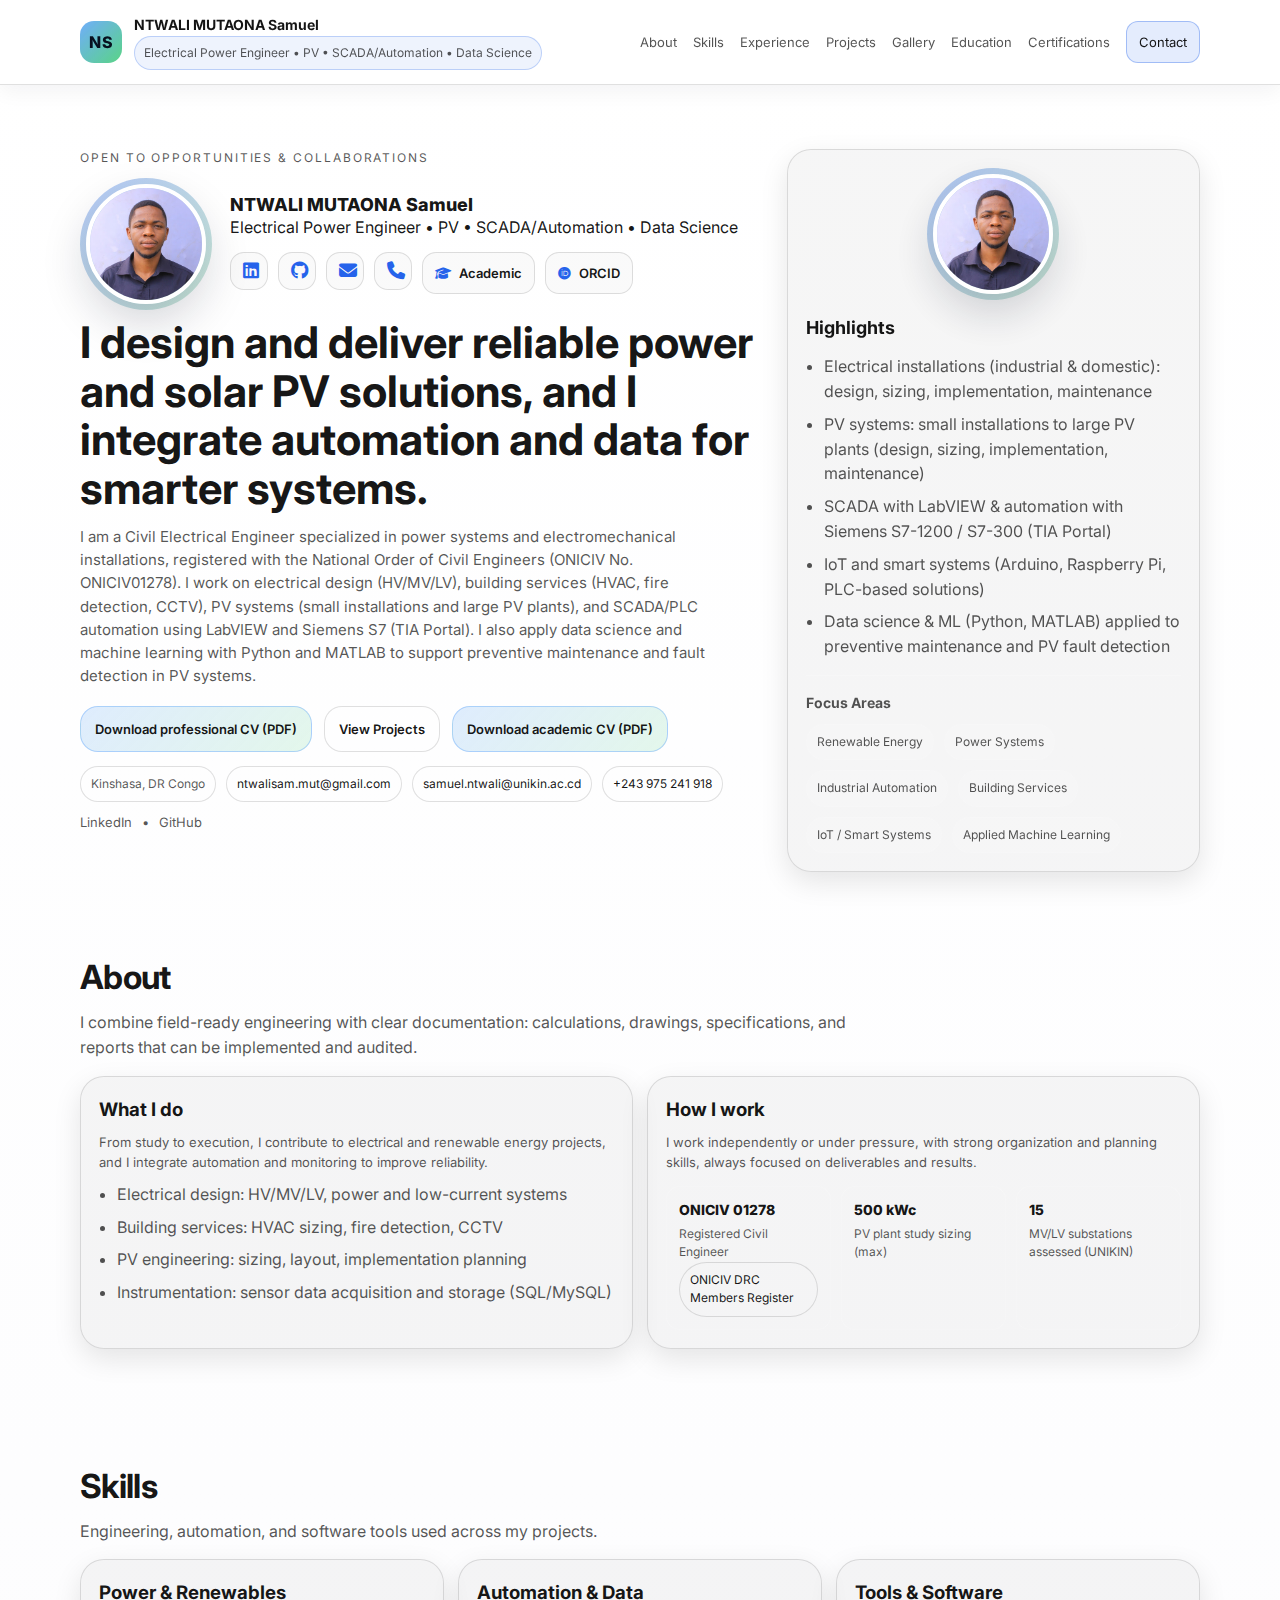
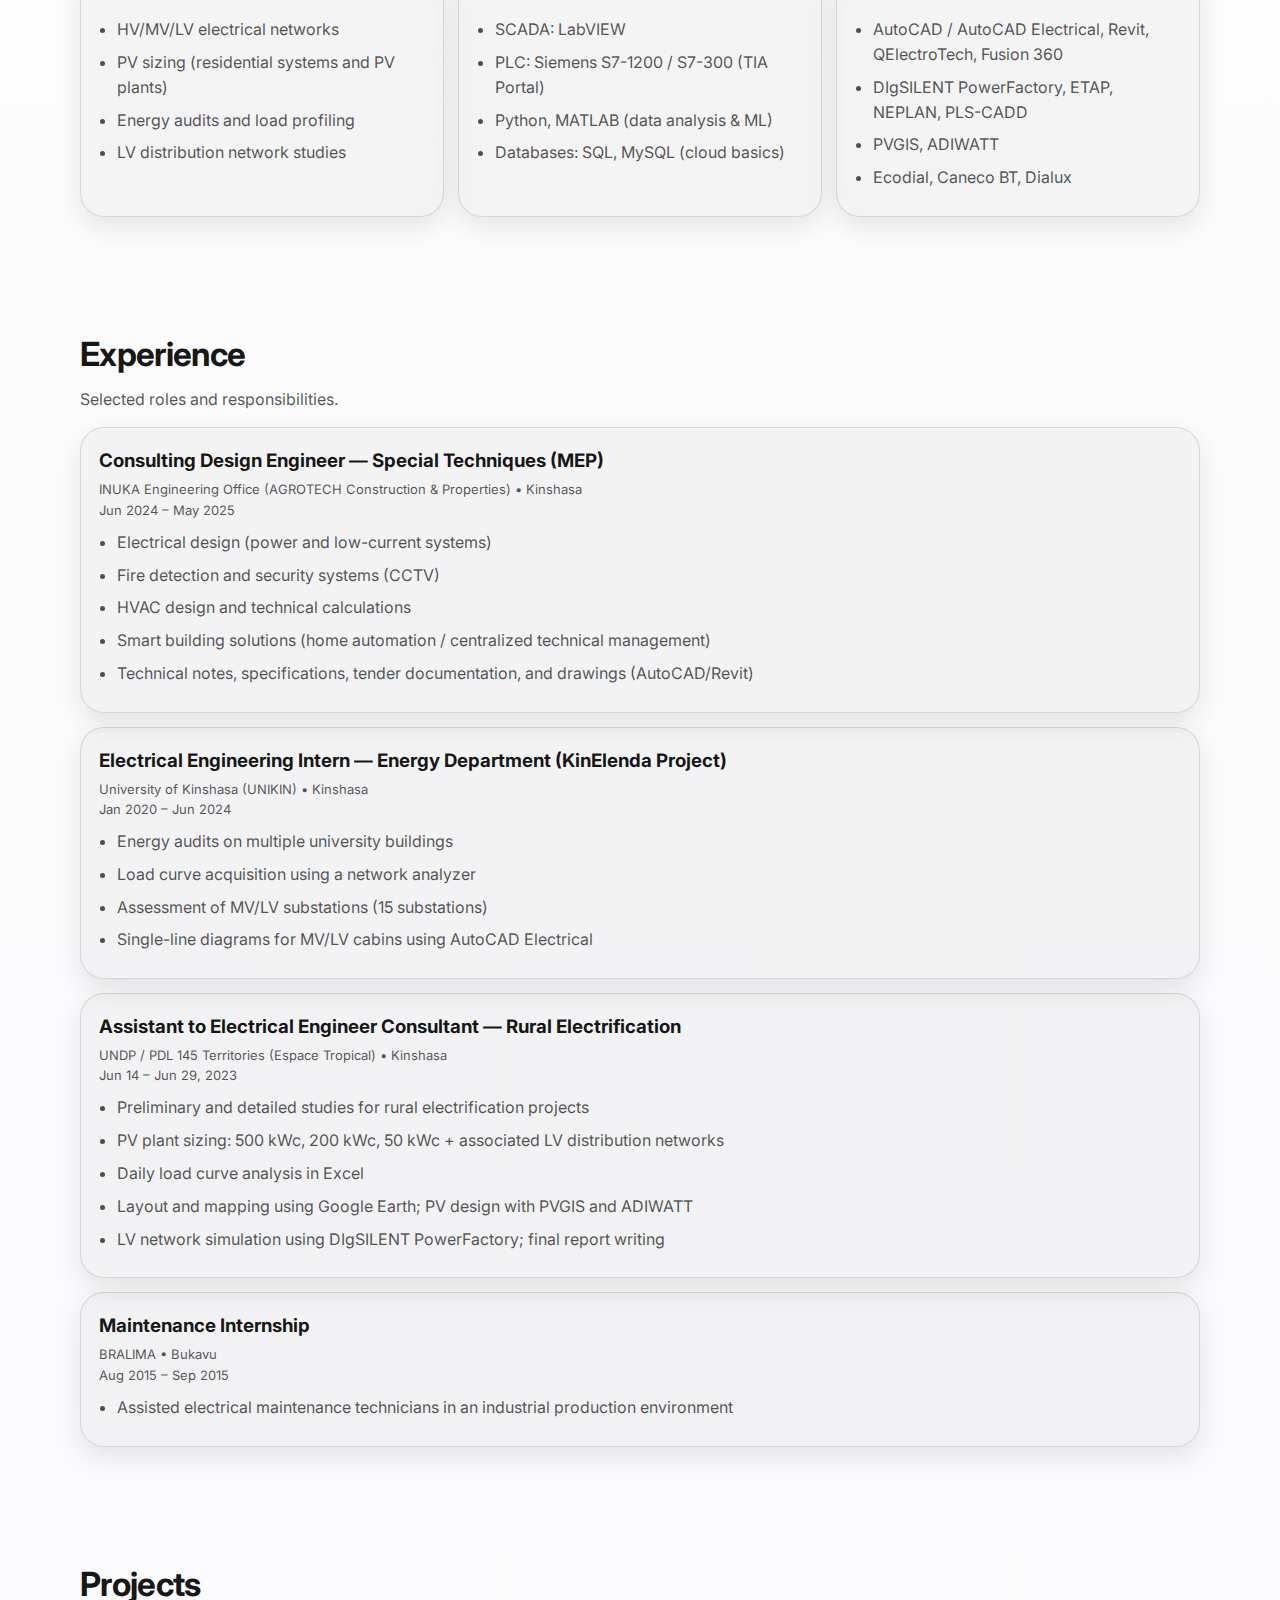
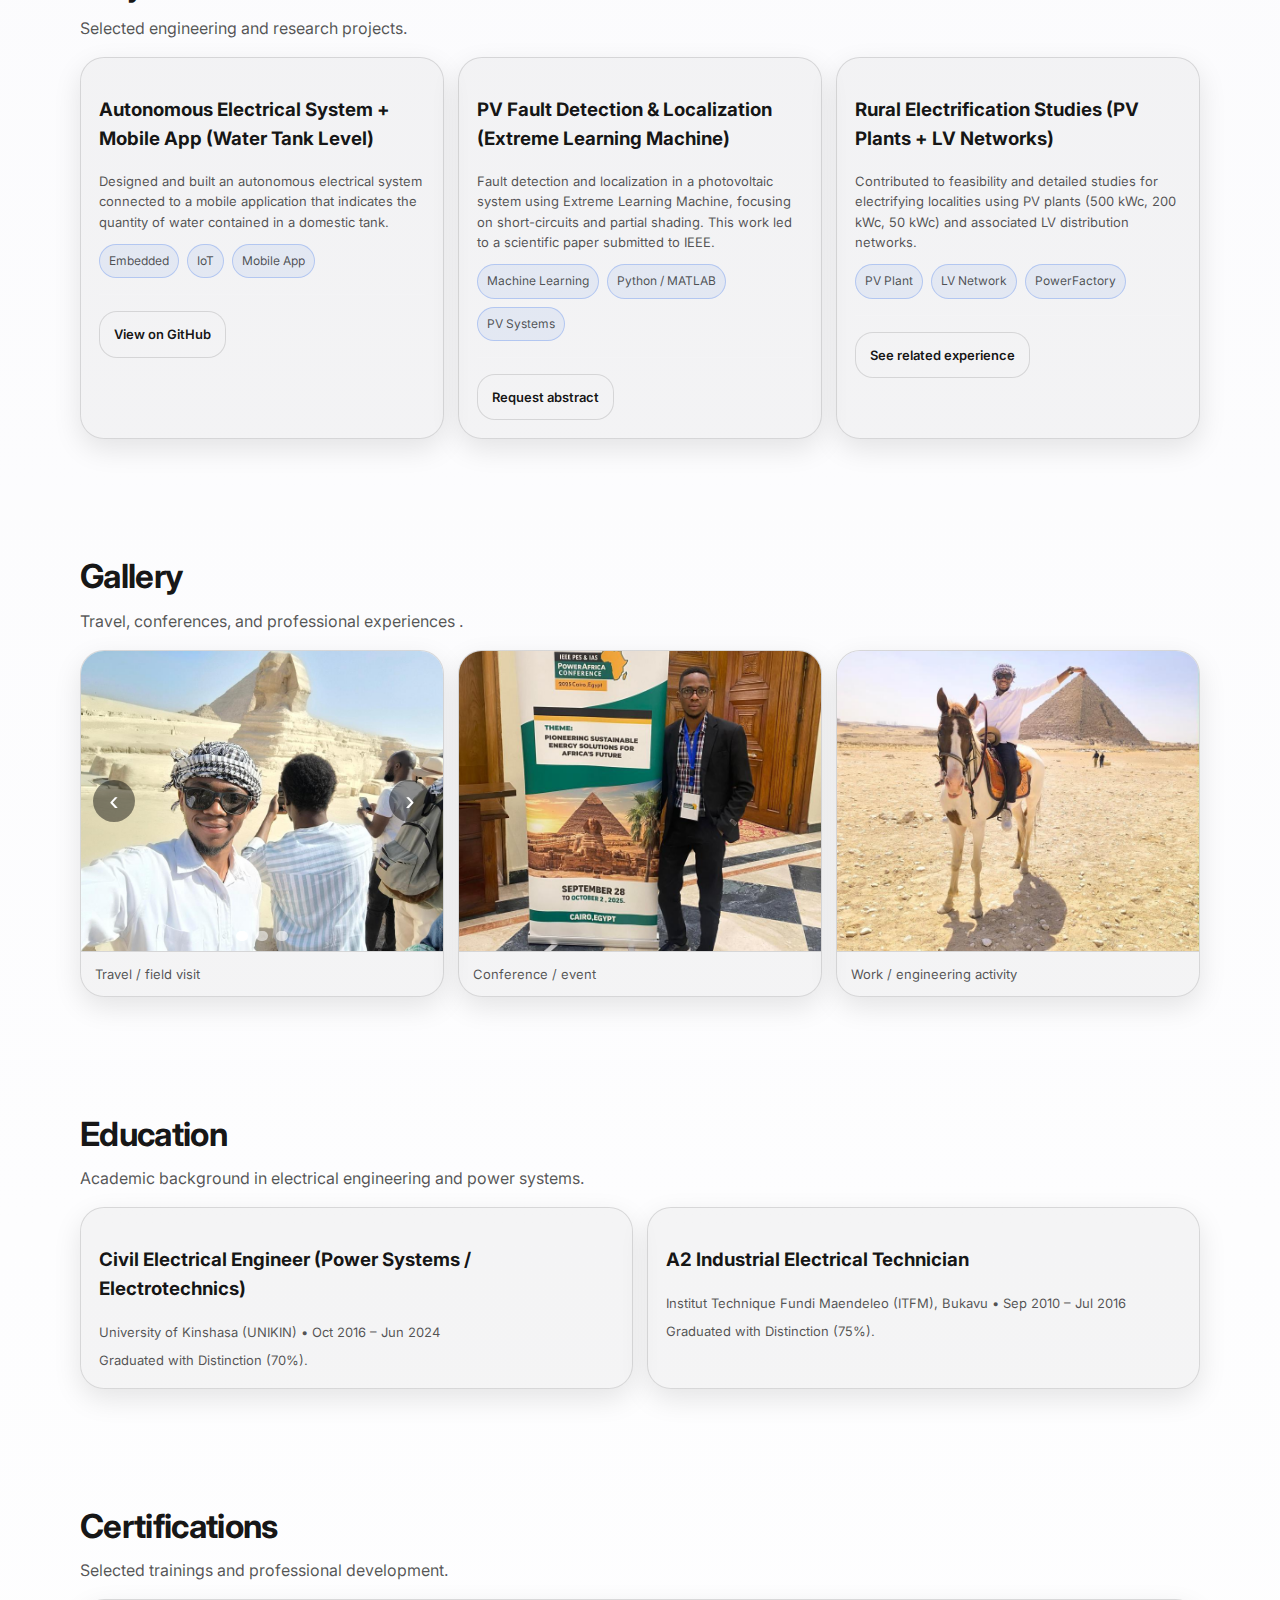
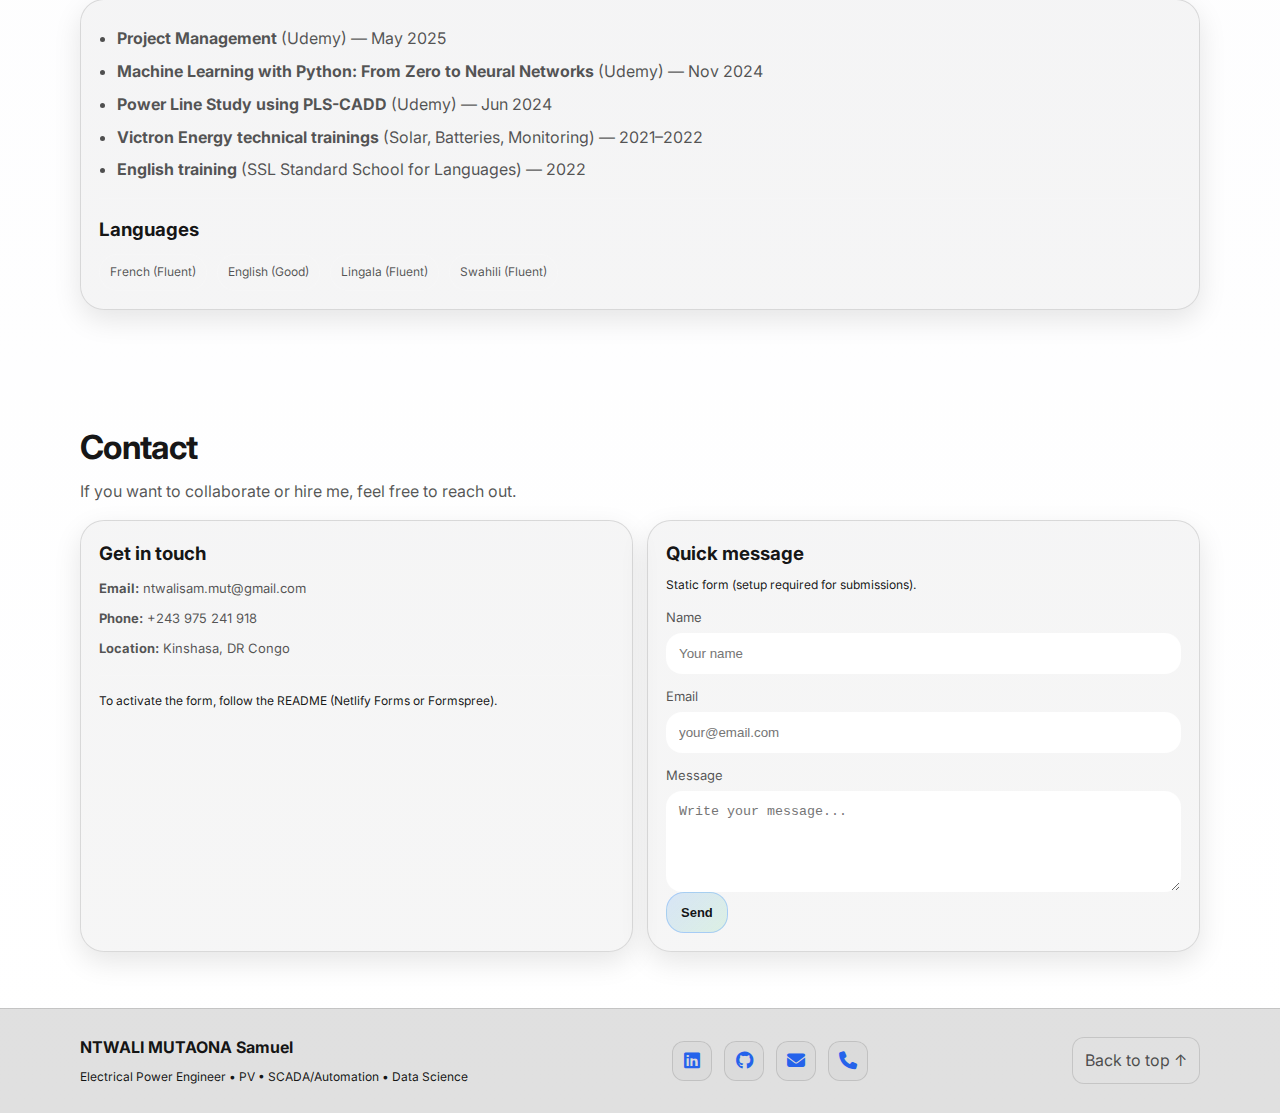
<file: index.html>
<!DOCTYPE html>

<html lang="en">
<head>
<meta charset="utf-8"/>
<meta content="width=device-width, initial-scale=1" name="viewport"/>
<meta content="Portfolio of NTWALI MUTAONA Samuel — Electrical Power Engineer (PV, SCADA/Automation, Data Science)." name="description"/>
<title>NTWALI MUTAONA Samuel | Portfolio</title>
<link href="https://fonts.googleapis.com" rel="preconnect"/>
<link crossorigin="" href="https://fonts.gstatic.com" rel="preconnect"/>
<link href="https://fonts.googleapis.com/css2?family=Inter:wght@300;400;500;600;700;800&amp;display=swap" rel="stylesheet"/>
<link href="assets/css/styles.css" rel="stylesheet">
<meta content="NTWALI MUTAONA Samuel | Portfolio" property="og:title"/>
<meta content="Electrical Power Engineer — PV Systems, SCADA/Automation, Data Science." property="og:description"/>
<meta content="website" property="og:type"/>
</link><link href="https://cdnjs.cloudflare.com/ajax/libs/font-awesome/6.5.0/css/all.min.css" rel="stylesheet"/></head>
<body>
<a class="skip" href="#main">Skip to content</a>
<header class="header" id="top">
<div class="container inner">
<div class="brand">
<div aria-hidden="true" class="logo">NS</div>
<div>
<div class="name">NTWALI MUTAONA Samuel</div>
<div class="tag">Electrical Power Engineer • PV • SCADA/Automation • Data Science</div>
</div>
</div>
<nav aria-label="Primary" class="nav">
<button aria-controls="menu" aria-expanded="false" class="toggle">Menu</button>
<div class="menu" id="menu">
<a href="#about">About</a>
<a href="#skills">Skills</a>
<a href="#experience">Experience</a>
<a href="#projects">Projects</a>
<a href="#gallery">Gallery</a>
<a href="#education">Education</a>
<a href="#certifications">Certifications</a>
<a class="cta" href="#contact">Contact</a>
</div>
</nav>
</div>
</header>
<main id="main">
<!-- HERO -->
<section class="hero">
<div class="container hero-grid">
<div>
<p class="eyebrow">Open to opportunities &amp; collaborations</p>
<div class="profile-wrap">
<span class="profile-ring">
<img alt="Profile photo of NTWALI MUTAONA Samuel" class="profile-img" src="assets/img/unnamed.jpg"/>
</span>
<div>
<div class="profile-name">NTWALI MUTAONA Samuel</div>
<div class="profile-role">Electrical Power Engineer • PV • SCADA/Automation • Data Science</div>
<!-- <div class="profile-note">Replace <code>assets/img/profile-placeholder.svg</code> with your photo.</div> -->
<div aria-label="Social links" class="social-icons">
<a aria-label="LinkedIn" class="icon" href="https://www.linkedin.com/in/samuel-ntwali-9165991a4?lipi=urn%3Ali%3Apage%3Ad_flagship3_profile_view_base_contact_details%3BqReczSm2ThSb7aKW%2BJwzyQ%3D%3D" rel="noopener" target="_blank">
<i class="fa-brands fa-linkedin"></i>
</a>
<a aria-label="GitHub" class="icon" href="https://github.com/NTWALISam" rel="noopener" target="_blank">
<i class="fa-brands fa-github"></i>
</a>
<a aria-label="Email" class="icon" href="mailto:ntwalisam.mut@gmail.com">
<i class="fa-solid fa-envelope"></i>
</a>
<a aria-label="Phone" class="icon" href="tel:+243975241918">
<i class="fa-solid fa-phone"></i>
</a>
<a aria-label="Academic Email" href="mailto:samuel.ntwali@unikin.ac.cd" rel target><i class="fa-solid fa-graduation-cap"></i> Academic</a><a aria-label="ORCID" href="https://orcid.org/0009-0000-6524-1700" rel="noopener" target="_blank"><i class="fa-brands fa-orcid"></i> ORCID</a></div>
</div>
</div>
<h1 class="h1">
            I design and deliver reliable power and solar PV solutions,
            and I integrate automation and data for smarter systems.
          </h1>
<p class="lead">
            I am a Civil Electrical Engineer specialized in power systems and electromechanical installations, registered with the National Order of Civil Engineers (ONICIV No. ONICIV01278). I work on electrical design (HV/MV/LV), building services (HVAC, fire detection, CCTV), PV systems (small installations and large PV plants), and SCADA/PLC automation using LabVIEW and Siemens S7 (TIA Portal). I also apply data science and machine learning with Python and MATLAB to support preventive maintenance and fault detection in PV systems.
          </p>
<div class="actions">
<a class="btn primary" href="assets/docs/NTWALI_MUTAONA_Samuel_CV.pdf" rel="noopener" target="_blank">Download professional CV (PDF)</a>
<a class="btn ghost" href="#projects">View Projects</a>
<a class="btn primary" href="assets/docs/CV_Recherche (5).pdf" rel="noopener" target="_blank">Download academic CV (PDF)</a>
</div>
<div class="chips">
<div class="chip">Kinshasa, DR Congo</div>
<a class="chip link" href="mailto:ntwalisam.mut@gmail.com">ntwalisam.mut@gmail.com</a>
<a class="chip link" href="mailto:samuel.ntwali@unikin.ac.cd">samuel.ntwali@unikin.ac.cd</a>
<a class="chip link" href="tel:+243975241918">+243 975 241 918</a>
</div>
<div class="kicker">
<a aria-label="Add your LinkedIn link" href="https://www.linkedin.com/in/samuel-ntwali-9165991a4?lipi=urn%3Ali%3Apage%3Ad_flagship3_profile_view_base_contact_details%3BYpm5nBK9QpiWKRYQp3maow%3D%3D">LinkedIn</a>
<span aria-hidden="true" class="dot">•</span>
<a href="https://github.com/NTWALISam" rel="noopener" target="_blank">GitHub</a>
</div>
</div>
<aside aria-label="Highlights" class="card sticky">
<div style="display:flex;justify-content:center;margin-bottom:14px;">
<span class="profile-ring">
<img alt="Profile photo" class="profile-img" src="assets/img/unnamed.jpg"/>
</span>
</div>
<h2 style="margin:0;font-size:18px;">Highlights</h2>
<ul class="check">
<li>Electrical installations (industrial &amp; domestic): design, sizing, implementation, maintenance</li>
<li>PV systems: small installations to large PV plants (design, sizing, implementation, maintenance)</li>
<li>SCADA with LabVIEW &amp; automation with Siemens S7-1200 / S7-300 (TIA Portal)</li>
<li>IoT and smart systems (Arduino, Raspberry Pi, PLC-based solutions)</li>
<li>Data science &amp; ML (Python, MATLAB) applied to preventive maintenance and PV fault detection</li>
</ul>
<div class="div"></div>
<h3 style="margin:0 0 10px;font-size:14px;color:var(--muted)">Focus Areas</h3>
<div class="pills">
<span class="pill">Renewable Energy</span>
<span class="pill">Power Systems</span>
<span class="pill">Industrial Automation</span>
<span class="pill">Building Services</span>
<span class="pill">IoT / Smart Systems</span>
<span class="pill">Applied Machine Learning</span>
</div>
</aside>
</div>
</section>
<!-- ABOUT -->
<section class="section" id="about">
<div class="container">
<div class="head">
<h2>About</h2>
<p>
            I combine field-ready engineering with clear documentation: calculations, drawings, specifications, and reports that can be implemented and audited.
          </p>
</div>
<div class="grid2">
<div class="card">
<h3 style="margin:0 0 8px;">What I do</h3>
<p class="meta" style="margin:0;">
              From study to execution, I contribute to electrical and renewable energy projects, and I integrate automation and monitoring to improve reliability.
            </p>
<ul class="bullets">
<li>Electrical design: HV/MV/LV, power and low-current systems</li>
<li>Building services: HVAC sizing, fire detection, CCTV</li>
<li>PV engineering: sizing, layout, implementation planning</li>
<li>Instrumentation: sensor data acquisition and storage (SQL/MySQL)</li>
</ul>
</div>
<div class="card">
<h3 style="margin:0 0 8px;">How I work</h3>
<p class="meta" style="margin:0;">
              I work independently or under pressure, with strong organization and planning skills, always focused on deliverables and results.
            </p>
<div class="metrics">
<div class="metric">
<div class="v">ONICIV 01278</div>
<div class="l">Registered Civil Engineer</div>
<a class="chip link" href="https://membres.oniciv.cd/tableau/">ONICIV DRC Members Register</a>
</div>
<div class="metric">
<div class="v">500 kWc</div>
<div class="l">PV plant study sizing (max)</div>
</div>
<div class="metric">
<div class="v">15</div>
<div class="l">MV/LV substations assessed (UNIKIN)</div>
</div>
</div>
</div>
</div>
</div>
</section>
<!-- SKILLS -->
<section class="section" id="skills">
<div class="container">
<div class="head">
<h2>Skills</h2>
<p>Engineering, automation, and software tools used across my projects.</p>
</div>
<div class="grid3">
<div class="card">
<h3 style="margin:0 0 8px;">Power &amp; Renewables</h3>
<ul class="bullets">
<li>HV/MV/LV electrical networks</li>
<li>PV sizing (residential systems and PV plants)</li>
<li>Energy audits and load profiling</li>
<li>LV distribution network studies</li>
</ul>
</div>
<div class="card">
<h3 style="margin:0 0 8px;">Automation &amp; Data</h3>
<ul class="bullets">
<li>SCADA: LabVIEW</li>
<li>PLC: Siemens S7-1200 / S7-300 (TIA Portal)</li>
<li>Python, MATLAB (data analysis &amp; ML)</li>
<li>Databases: SQL, MySQL (cloud basics)</li>
</ul>
</div>
<div class="card">
<h3 style="margin:0 0 8px;">Tools &amp; Software</h3>
<ul class="bullets">
<li>AutoCAD / AutoCAD Electrical, Revit, QElectroTech, Fusion 360</li>
<li>DIgSILENT PowerFactory, ETAP, NEPLAN, PLS-CADD</li>
<li>PVGIS, ADIWATT</li>
<li>Ecodial, Caneco BT, Dialux</li>
</ul>
</div>
</div>
</div>
</section>
<!-- EXPERIENCE -->
<section class="section" id="experience">
<div class="container">
<div class="head">
<h2>Experience</h2>
<p>Selected roles and responsibilities.</p>
</div>
<div class="timeline">
<article class="card">
<h3>Consulting Design Engineer — Special Techniques (MEP)</h3>
<div class="meta">INUKA Engineering Office (AGROTECH Construction &amp; Properties) • Kinshasa</div>
<div class="meta">Jun 2024 – May 2025</div>
<ul class="bullets">
<li>Electrical design (power and low-current systems)</li>
<li>Fire detection and security systems (CCTV)</li>
<li>HVAC design and technical calculations</li>
<li>Smart building solutions (home automation / centralized technical management)</li>
<li>Technical notes, specifications, tender documentation, and drawings (AutoCAD/Revit)</li>
</ul>
</article>
<article class="card">
<h3>Electrical Engineering Intern — Energy Department (KinElenda Project)</h3>
<div class="meta">University of Kinshasa (UNIKIN) • Kinshasa</div>
<div class="meta">Jan 2020 – Jun 2024</div>
<ul class="bullets">
<li>Energy audits on multiple university buildings</li>
<li>Load curve acquisition using a network analyzer</li>
<li>Assessment of MV/LV substations (15 substations)</li>
<li>Single-line diagrams for MV/LV cabins using AutoCAD Electrical</li>
</ul>
</article>
<article class="card">
<h3>Assistant to Electrical Engineer Consultant — Rural Electrification</h3>
<div class="meta">UNDP / PDL 145 Territories (Espace Tropical) • Kinshasa</div>
<div class="meta">Jun 14 – Jun 29, 2023</div>
<ul class="bullets">
<li>Preliminary and detailed studies for rural electrification projects</li>
<li>PV plant sizing: 500 kWc, 200 kWc, 50 kWc + associated LV distribution networks</li>
<li>Daily load curve analysis in Excel</li>
<li>Layout and mapping using Google Earth; PV design with PVGIS and ADIWATT</li>
<li>LV network simulation using DIgSILENT PowerFactory; final report writing</li>
</ul>
</article>
<article class="card">
<h3>Maintenance Internship</h3>
<div class="meta">BRALIMA • Bukavu</div>
<div class="meta">Aug 2015 – Sep 2015</div>
<ul class="bullets">
<li>Assisted electrical maintenance technicians in an industrial production environment</li>
</ul>
</article>
</div>
</div>
</section>
<!-- PROJECTS -->
<section class="section" id="projects">
<div class="container">
<div class="head">
<h2>Projects</h2>
<p>Selected engineering and research projects.</p>
</div>
<div class="grid3">
<article class="card">
<h3>Autonomous Electrical System + Mobile App (Water Tank Level)</h3>
<p class="meta" style="margin:8px 0 12px;">
              Designed and built an autonomous electrical system connected to a mobile application that indicates the quantity of water contained in a domestic tank.
            </p>
<div class="tags">
<span class="tag">Embedded</span><span class="tag">IoT</span><span class="tag">Mobile App</span>
</div>
<div class="div"></div>
<a class="btn ghost" href="https://github.com/NTWALISam/App-System-Gestion-Economique-Eau" rel="noopener" target="_blank">View on GitHub</a>
</article>
<article class="card">
<h3>PV Fault Detection &amp; Localization (Extreme Learning Machine)</h3>
<p class="meta" style="margin:8px 0 12px;">
              Fault detection and localization in a photovoltaic system using Extreme Learning Machine, focusing on short-circuits and partial shading. This work led to a scientific paper submitted to IEEE.
            </p>
<div class="tags">
<span class="tag">Machine Learning</span><span class="tag">Python / MATLAB</span><span class="tag">PV Systems</span>
</div>
<div class="div"></div>
<a class="btn ghost" href="#contact">Request abstract</a>
</article>
<article class="card">
<h3>Rural Electrification Studies (PV Plants + LV Networks)</h3>
<p class="meta" style="margin:8px 0 12px;">
              Contributed to feasibility and detailed studies for electrifying localities using PV plants (500 kWc, 200 kWc, 50 kWc) and associated LV distribution networks.
            </p>
<div class="tags">
<span class="tag">PV Plant</span><span class="tag">LV Network</span><span class="tag">PowerFactory</span>
</div>
<div class="div"></div>
<a class="btn ghost" href="#experience">See related experience</a>
</article>
</div>
</div>
</section>
<!-- GALLERY -->
<section class="section" id="gallery">
  <div class="container">
    <div class="head">
      <h2>Gallery</h2>
      <p>Travel, conferences, and professional experiences .</p>
    </div>

    <!-- Dynamic grid -->
    <div class="gallery-grid" id="galleryGrid"></div>
  </div>

  <!-- Lightbox (zoom + next/prev + swipe) -->
  <div class="lightbox" id="lightbox" aria-hidden="true">
    <button class="lb-btn lb-close" id="lbClose" type="button" aria-label="Close">×</button>
    <button class="lb-btn lb-prev" id="lbPrev" type="button" aria-label="Previous">‹</button>
    <button class="lb-btn lb-next" id="lbNext" type="button" aria-label="Next">›</button>

    <div class="lb-stage" id="lbStage">
      <img id="lbImg" alt="" />
    </div>

    <div class="lb-caption" id="lbCaption"></div>
  </div>
</section>
<!-- EDUCATION -->
<section class="section" id="education">
<div class="container">
<div class="head">
<h2>Education</h2>
<p>Academic background in electrical engineering and power systems.</p>
</div>
<div class="grid2">
<div class="card">
<h3>Civil Electrical Engineer (Power Systems / Electrotechnics)</h3>
<div class="meta">University of Kinshasa (UNIKIN) • Oct 2016 – Jun 2024</div>
<p class="meta" style="margin:8px 0 0;">Graduated with Distinction (70%).</p>
</div>
<div class="card">
<h3>A2 Industrial Electrical Technician</h3>
<div class="meta">Institut Technique Fundi Maendeleo (ITFM), Bukavu • Sep 2010 – Jul 2016</div>
<p class="meta" style="margin:8px 0 0;">Graduated with Distinction (75%).</p>
</div>
</div>
</div>
</section>
<!-- CERTIFICATIONS -->
<section class="section" id="certifications">
<div class="container">
<div class="head">
<h2>Certifications</h2>
<p>Selected trainings and professional development.</p>
</div>
<div class="card">
<ul class="bullets" style="margin:0;">
<li><strong>Project Management</strong> (Udemy) — May 2025</li>
<li><strong>Machine Learning with Python: From Zero to Neural Networks</strong> (Udemy) — Nov 2024</li>
<li><strong>Power Line Study using PLS-CADD</strong> (Udemy) — Jun 2024</li>
<li><strong>Victron Energy technical trainings</strong> (Solar, Batteries, Monitoring) — 2021–2022</li>
<li><strong>English training</strong> (SSL Standard School for Languages) — 2022</li>
</ul>
<div class="div"></div>
<h3 style="margin:0 0 10px;">Languages</h3>
<div class="pills">
<span class="pill">French (Fluent)</span>
<span class="pill">English (Good)</span>
<span class="pill">Lingala (Fluent)</span>
<span class="pill">Swahili (Fluent)</span>
</div>
</div>
</div>
</section>
<!-- CONTACT -->
<section class="section" id="contact">
<div class="container">
<div class="head">
<h2>Contact</h2>
<p>If you want to collaborate or hire me, feel free to reach out.</p>
</div>
<div class="grid2">
<div class="card">
<h3 style="margin:0 0 8px;">Get in touch</h3>
<p class="meta" style="margin:10px 0 0;"><strong>Email:</strong> <a href="mailto:ntwalisam.mut@gmail.com">ntwalisam.mut@gmail.com</a></p>
<p class="meta" style="margin:10px 0 0;"><strong>Phone:</strong> <a href="tel:+243975241918">+243 975 241 918</a></p>
<p class="meta" style="margin:10px 0 0;"><strong>Location:</strong> Kinshasa, DR Congo</p>
<div class="div"></div>
<p class="small">To activate the form, follow the README (Netlify Forms or Formspree).</p>
</div>
<form aria-label="Contact form" class="card form" onsubmit="return false">
<h3 style="margin:0 0 8px;">Quick message</h3>
<p class="small">Static form (setup required for submissions).</p>
<label>
              Name
              <input name="name" placeholder="Your name" type="text"/>
</label>
<label>
              Email
              <input name="email" placeholder="your@email.com" type="email"/>
</label>
<label>
              Message
              <textarea name="message" placeholder="Write your message..." rows="5"></textarea>
</label>
<button class="btn primary" type="submit">Send</button>
</form>
</div>
</div>
</section>
<footer class="footer">
<div class="container inner">
<div>
<div style="font-weight:700;">NTWALI MUTAONA Samuel</div>
<div class="small">Electrical Power Engineer • PV • SCADA/Automation • Data Science</div>
</div>
<div aria-label="Social links" class="footer-icons">
<a aria-label="LinkedIn" class="icon" href="https://www.linkedin.com/in/samuel-ntwali-9165991a4?lipi=urn%3Ali%3Apage%3Ad_flagship3_profile_view_base_contact_details%3BqReczSm2ThSb7aKW%2BJwzyQ%3D%3D" rel="noopener" target="_blank"><i class="fa-brands fa-linkedin"></i></a>
<a aria-label="GitHub" class="icon" href="https://github.com/NTWALISam" rel="noopener" target="_blank"><i class="fa-brands fa-github"></i></a>
<a aria-label="Email" class="icon" href="mailto:ntwalisam.mut@gmail.com"><i class="fa-solid fa-envelope"></i></a>
<a aria-label="Phone" class="icon" href="tel:+243975241918"><i class="fa-solid fa-phone"></i></a>
</div>
<a class="back" href="#top">Back to top ↑</a>
</div>
</footer>
</main>
<script src="assets/js/main.js"></script>
</body>
</html>
</file>
<file: assets/css/styles.css>
:root{
  --bg: #ffffff;
  --panel: rgba(0,0,0,0.035);
  --panel-2: rgba(0,0,0,0.06);
  --text: rgba(0,0,0,0.92);
  --muted: rgba(0,0,0,0.68);
  --muted-2: rgba(0,0,0,0.52);
  --border: rgba(0,0,0,0.12);
  --accent: #2563eb;
  --accent-2: #16a34a;
  --shadow: 0 10px 28px rgba(0,0,0,0.10);
  --radius: 18px;
  --radius-sm: 14px;
  --container: 1120px;
}
*{box-sizing:border-box}
html{scroll-behavior:smooth}
body{
  margin: 0;
  font-family: Inter, system-ui, -apple-system, Segoe UI, Roboto, Arial, sans-serif;
  background: linear-gradient(180deg, #ffffff 0%, #fbfbfd 50%, #ffffff 100%);
  color: var(--text);
  line-height: 1.55;
}
a{color:inherit;text-decoration:none}
a:hover{text-decoration:underline}
.container{
  width: min(var(--container), calc(100% - 48px));
  margin: 0 auto;
}


.skip{position:absolute;left:-999px;top:12px;background:#fff;color:#000;padding:10px 12px;border-radius:12px}
.skip:focus{left:16px;z-index:9999}

.header{
  position:sticky;top:0;z-index:999;
  backdrop-filter: blur(14px);
  background: rgba(255,255,255,0.78);
  border-bottom: 1px solid var(--border); box-shadow: 0 6px 20px rgba(15,23,42,0.05);
}
.header .inner{display:flex;align-items:center;justify-content:space-between;gap:14px;padding:14px 0}
.brand{display:flex;align-items:center;gap:12px;min-width:220px}
.logo{width:42px;height:42px;border-radius:14px;display:grid;place-items:center;
  background: linear-gradient(135deg, rgba(96,165,250,0.9), rgba(34,197,94,0.75));
  color:#07101f;font-weight:800;letter-spacing:.5px}
.brand .name{font-weight:700;font-size:14px}
.brand .tag{font-size:12px;color:var(--muted)}

.nav{display:flex;align-items:center}
.toggle{display:none;border:1px solid var(--border);background:rgba(255,255,255,0.05);
  color:var(--text);padding:10px 12px;border-radius:12px;cursor:pointer}
.menu{display:flex;align-items:center;gap:16px}
.menu a{color:var(--muted);font-size:13px}
.menu a:hover{color:var(--text);text-decoration:none}
.menu .cta{padding:10px 12px;border-radius:12px;border:1px solid rgba(37,99,235,0.35);
  background: rgba(37,99,235,0.12);color:var(--text)}

.hero{ padding: 64px 0 24px; }

.hero-grid{display:grid;grid-template-columns: 1.25fr .75fr;gap:18px;align-items:start}
.eyebrow{color:var(--muted);font-size:12px;letter-spacing:.16em;text-transform:uppercase;margin:0 0 10px}
.h1{margin:0 0 12px;font-size:clamp(28px, 3.4vw, 44px);line-height:1.12}
.accent{color:var(--accent)}
.lead{margin:0 0 18px;color:var(--muted);font-size:15px;max-width:72ch}
.actions{display:flex;gap:12px;flex-wrap:wrap;margin:0 0 14px}
.btn{display:inline-flex;align-items:center;justify-content:center;gap:8px;
  padding:12px 14px;border-radius:14px;border:1px solid var(--border);
  background: rgba(11,18,32,0.04);color:var(--text);
  font-weight:600;font-size:13px;cursor:pointer;transition:transform .15s ease, background .15s ease}
.btn:hover{text-decoration:none;transform:translateY(-1px)}
.btn.primary{border-color: rgba(96,165,250,0.42);
  background: linear-gradient(135deg, rgba(96,165,250,0.20), rgba(34,197,94,0.12))}
.btn.ghost{background: rgba(255,255,255,0.03)}

.chips{display:flex;flex-wrap:wrap;gap:10px;margin:0 0 10px}
.chip{display:inline-flex;align-items:center;gap:8px;padding:8px 10px;border-radius:999px;
  border:1px solid var(--border);color:var(--muted);background: rgba(255,255,255,0.03);font-size:12px}
.chip.link{color:var(--text)}

.card{border:1px solid var(--border);background:var(--panel);border-radius:var(--r);padding:18px;box-shadow:var(--shadow)}
.sticky{position:sticky;top:84px}
.check{margin:12px 0 0;padding-left:18px;color:var(--muted)}
.check li{margin:8px 0}
.div{height:1px;background: rgba(255,255,255,0.12);margin:16px 0}
.pills{display:flex;flex-wrap:wrap;gap:10px}
.pill{padding:8px 10px;border-radius:999px;font-size:12px;color:var(--muted);
  border:1px solid rgba(255,255,255,0.12);background: rgba(255,255,255,0.03)}

.section{ padding: 56px 0; }

.head{margin-bottom:16px;display:flex;flex-direction:column;gap:6px}
.head h2{margin:0;font-size:clamp(26px,2.6vw,34px);letter-spacing:-0.02em}
.head p{margin:0;color:var(--muted);max-width:78ch}

.grid2{display:grid;grid-template-columns: 1fr 1fr;gap:14px}
.grid3{display:grid;grid-template-columns: 1fr 1fr 1fr;gap:14px}

.bullets{margin:10px 0 0;padding-left:18px;color:var(--muted)}
.bullets li{margin:8px 0}
.meta{color:var(--muted);font-size:13px}

.metrics{display:grid;grid-template-columns: 1fr 1fr 1fr;gap:10px;margin-top:14px}
.metric{border:1px solid rgba(255,255,255,0.12);background: rgba(255,255,255,0.03);border-radius:14px;padding:12px}
.metric .v{font-weight:800;font-size:14px}
.metric .l{color:var(--muted);font-size:12px;margin-top:4px}

.timeline{display:flex;flex-direction:column;gap:14px}
.timeline h3{margin:0 0 4px}

.tags{display:flex;flex-wrap:wrap;gap:8px}
.tag{font-size:12px;padding:7px 9px;border-radius:999px;border:1px solid rgba(37,99,235,0.25);
  background: rgba(37,99,235,0.08);color:var(--muted)}

.footer{padding:26px 0;border-top:1px solid var(--border);background: rgba(0,0,0,0.12)}
.footer .inner{display:flex;align-items:center;justify-content:space-between;gap:12px}
.small{color:var(--muted2);font-size:12px;margin:8px 0 0}
.back{color:var(--muted);border:1px solid var(--border);padding:10px 12px;border-radius:12px;background: rgba(255,255,255,0.03)}
.back:hover{color:var(--text);text-decoration:none}

.form label{display:flex;flex-direction:column;gap:6px;margin-top:12px;color:var(--muted);font-size:13px}
input,textarea{width:100%;padding:12px;border-radius:14px;border:1px solid rgba(255,255,255,0.14);
  background: rgba(255,255,255,0.92);color:var(--text);outline:none}
input:focus,textarea:focus{border-color: rgba(37,99,235,0.55);box-shadow: 0 0 0 4px rgba(37,99,235,0.12)}

.kicker{display:flex;align-items:center;gap:10px;color:var(--muted);font-size:13px;margin:8px 0 0}
.dot{color:var(--muted2)}

/* Responsive */
@media (max-width: 980px){
  .hero-grid{grid-template-columns:1fr}
  .sticky{position:relative;top:0}
  .grid3{grid-template-columns:1fr}
  .grid2{grid-template-columns:1fr}
  .metrics{grid-template-columns:1fr}
}
@media (max-width: 780px){
  .toggle{display:inline-flex}
  .menu{display:none;position:absolute;right:16px;top:68px;flex-direction:column;gap:10px;
    padding:12px;border:1px solid var(--border);border-radius:16px;background: rgba(255,255,255,0.98); box-shadow: 0 18px 50px rgba(15,23,42,0.12);min-width:220px}
  .menu.open{display:flex}
}
@media print{
  .header,.actions,.nav,.back,.form{display:none !important}
  body{background:#fff;color:#000}
  .card{box-shadow:none;background:#fff;border-color:#ddd}
  a{color:#000;text-decoration:none}
}

/* Profile image */
.profile-wrap{display:flex;align-items:center;gap:18px;flex-wrap:wrap;margin:10px 0 8px}
.profile-img{width:120px;height:120px;border-radius:999px;object-fit:cover;border:4px solid #fff;box-shadow:0 18px 45px rgba(15,23,42,0.18)}
.profile-ring{padding:6px;border-radius:999px;background:linear-gradient(135deg, rgba(37,99,235,0.35), rgba(22,163,74,0.22));display:inline-flex}

/* Gallery */
.gallery-grid{display:grid;grid-template-columns:repeat(3,1fr);gap:14px}
.gallery-item{overflow:hidden;padding:0}
.gallery-item figure{margin:0}
.gallery-item img{width:100%;height:300px;object-fit:cover;display:block;transition:transform .18s ease}
.gallery-item:hover img{transform:scale(1.03)}
.gallery-item figcaption{padding:12px 14px;color:var(--muted);font-size:13px;border-top:1px solid var(--border)}

/* Grouped gallery card (carousel inside one card) */
.gallery-group{overflow:hidden;padding:0}
.g-carousel{position:relative}
.g-frame{position:relative;height:300px;overflow:hidden}
.g-slide{position:absolute;inset:0;opacity:0;pointer-events:none;transition:opacity .22s ease}
.g-slide.active{opacity:1;pointer-events:auto}
.g-slide img{width:100%;height:300px;object-fit:cover;display:block}
.g-caption{padding:12px 14px;color:var(--muted);font-size:13px;border-top:1px solid var(--border)}
.g-nav{position:absolute;top:50%;transform:translateY(-50%);border:0;background:rgba(0,0,0,.45);color:#fff;width:42px;height:42px;border-radius:999px;cursor:pointer;font-size:28px;display:grid;place-items:center}
.g-nav:hover{background:rgba(0,0,0,.6)}
.g-prev{left:12px}
.g-next{right:12px}
.g-dots{position:absolute;left:0;right:0;bottom:10px;display:flex;gap:8px;justify-content:center;align-items:center;padding:0 10px}
.g-dot{width:10px;height:10px;border-radius:999px;border:0;background:rgba(255,255,255,.55);cursor:pointer}
.g-dot.active{background:#fff}

/* Lightbox (Gallery) */
.lightbox{position:fixed;inset:0;background:rgba(0,0,0,.85);display:none;z-index:2000}
.lightbox.open{display:block}
.lb-stage{position:absolute;inset:0;display:flex;align-items:center;justify-content:center;touch-action:none}
#lbImg{max-width:92vw;max-height:86vh;transform-origin:center;user-select:none;-webkit-user-drag:none}
.lb-caption{position:absolute;left:0;right:0;bottom:18px;text-align:center;color:#fff;opacity:.9;padding:0 16px}
.lb-btn{position:absolute;border:0;background:transparent;color:#fff;cursor:pointer;font-size:34px;padding:10px 14px;line-height:1}
.lb-close{top:14px;right:14px;font-size:40px}
.lb-prev{left:14px;top:50%;transform:translateY(-50%)}
.lb-next{right:14px;top:50%;transform:translateY(-50%)}


@media (max-width: 980px){
  .gallery-grid{grid-template-columns:1fr}
  .gallery-item img{height:280px}
  .g-frame{height:280px}
  .g-slide img{height:280px}
  .profile-img{width:108px;height:108px}
}

@media (max-width: 520px){
  .gallery-item img{height:220px}
  .g-frame{height:220px}
  .g-slide img{height:220px}
}

.profile-name{font-weight:800;font-size:18px;line-height:1.2}
.profile-title{color:var(--muted);font-size:13px;margin-top:4px}

/* Social icons */
.social-icons{display:flex;gap:10px;flex-wrap:wrap;margin-top:10px}
.icon{width:38px;height:38px;border-radius:12px;display:grid;place-items:center;border:1px solid var(--border);background:var(--panel);color:var(--text);text-decoration:none}
.icon:hover{transform:translateY(-1px);box-shadow:0 10px 24px rgba(15,23,42,.08);text-decoration:none}
.icon i{font-size:18px}
.footer-icons{display:flex;gap:10px;align-items:center}


.section-head h2{ font-size: clamp(28px, 2.8vw, 38px); }

.social-icons{
  display:flex;
  flex-wrap: wrap;
  gap: 10px;
  margin-top: 12px;
}
.social-icons a{
  display:inline-flex;
  align-items:center;
  gap: 8px;
  padding: 10px 12px;
  border-radius: 14px;
  border: 1px solid var(--border);
  background: rgba(0,0,0,0.02);
  color: var(--text);
  font-weight: 600;
  font-size: 13px;
  text-decoration: none;
}
.social-icons a:hover{
  transform: translateY(-1px);
  background: rgba(0,0,0,0.04);
  text-decoration: none;
}

.footer-icons{
  display:flex;
  gap: 12px;
  align-items:center;
}
.footer-icons a{
  width: 40px;
  height: 40px;
  display:grid;
  place-items:center;
  border-radius: 12px;
  border: 1px solid var(--border);
  background: rgba(0,0,0,0.02);
  color: var(--text);
  text-decoration:none;
}
.footer-icons a:hover{
  background: rgba(0,0,0,0.05);
  text-decoration:none;
}

/* --- Custom tweaks (rounder corners + blue icons + monochrome caption) --- */
.card{ border-radius: 24px; }
.btn{ border-radius: 18px; }
.chip{ border-radius: 999px; }
.tag{ border-radius: 999px; }
input, textarea{ border-radius: 16px; }

.site-header{ border-bottom-left-radius: 0px; border-bottom-right-radius: 0px; }

/* Social icons color */
.social-icons i,
.footer-icons i{
  color: var(--accent);
}

/* Make profile caption text black (no mixed color) */
.brand-role{
  color: rgba(0,0,0,0.75);
}

/* Force monochrome text (no accent colors inside) */
.monochrome, .monochrome *{
  color: rgba(0,0,0,0.92) !important;
}
</file>
